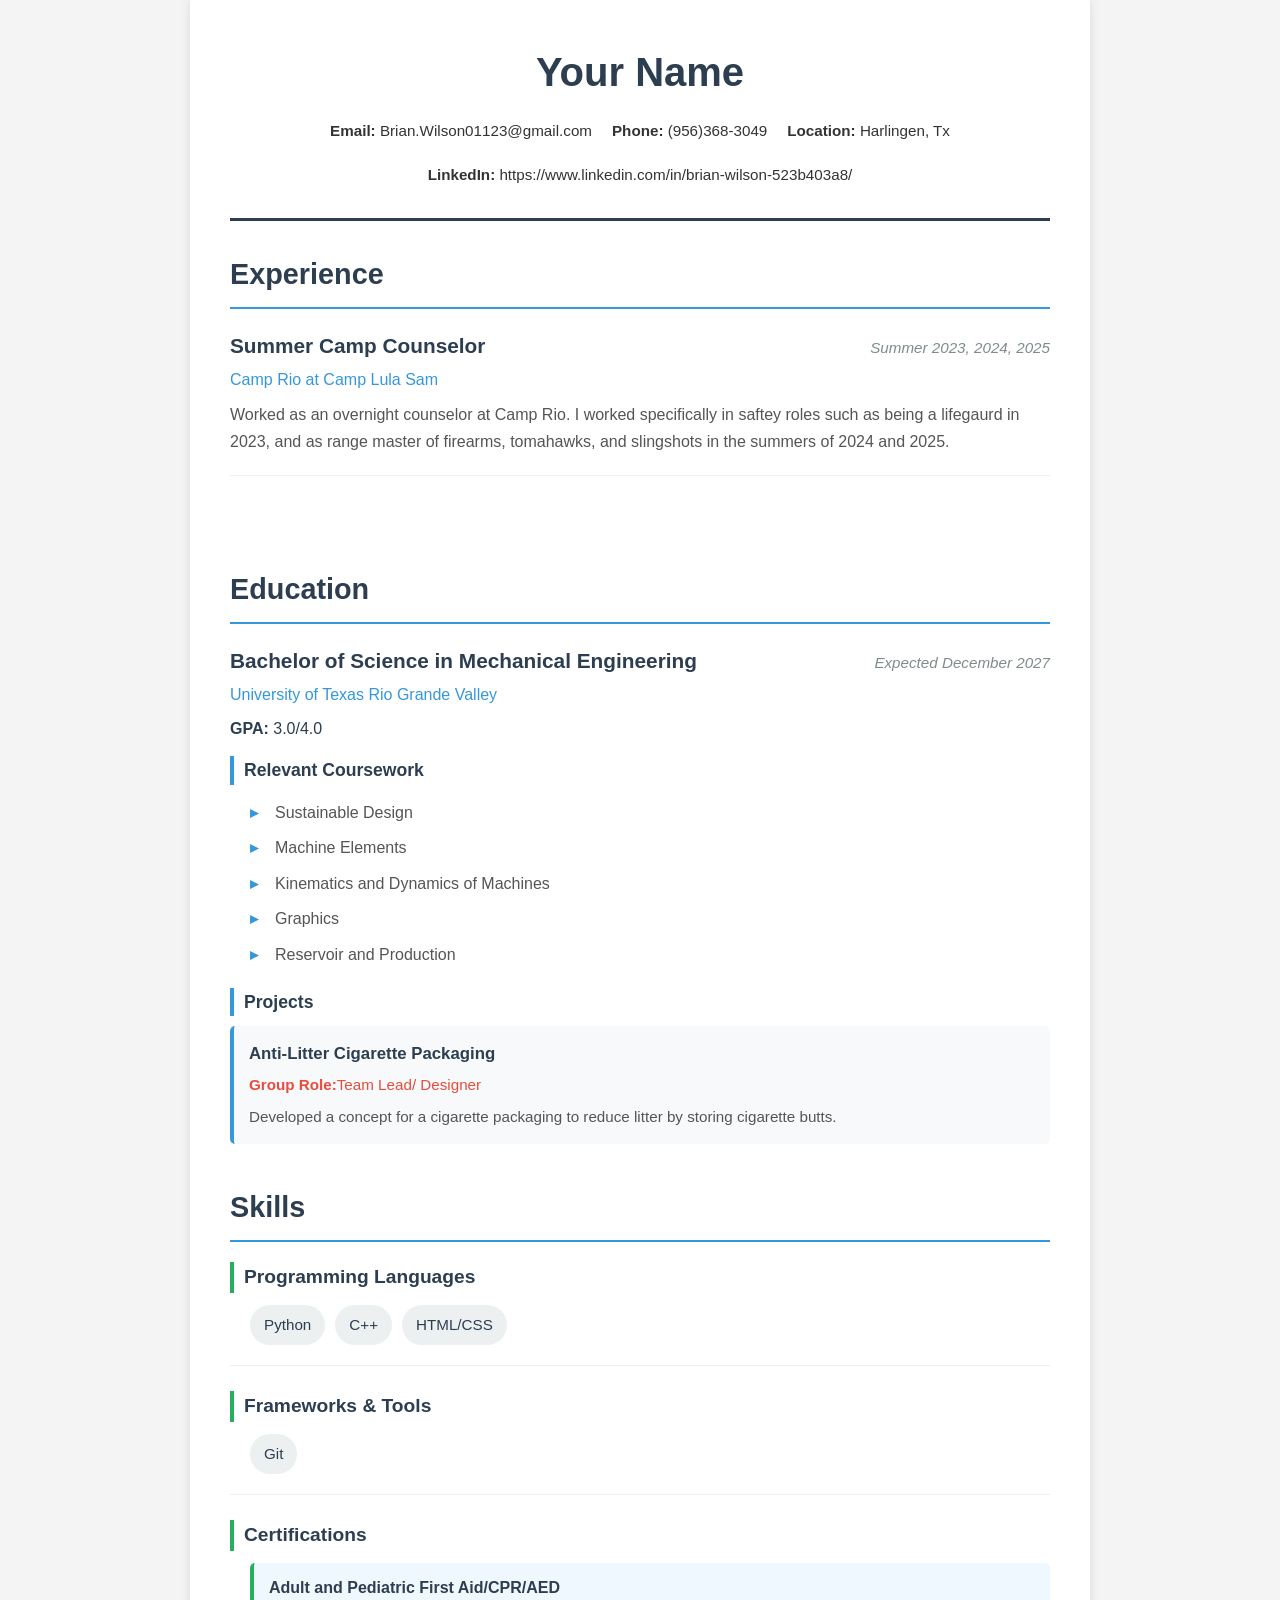
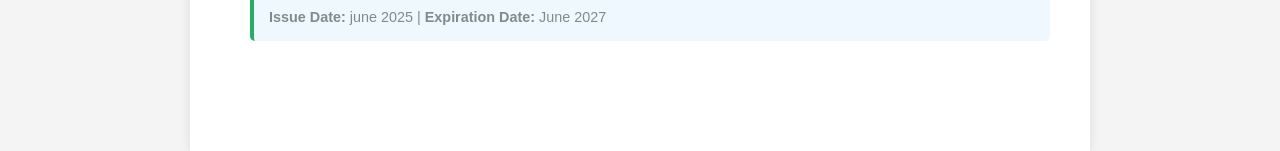
<file: Index.html>
<!DOCTYPE html>
<html lang="en">
<head>
    <meta charset="UTF-8">
    <meta name="viewport" content="width=device-width, initial-scale=1.0">
    <title>Resume - Your Name</title>
    <link rel="stylesheet" href="style.css">
</head>
<body>
    <div class="container">
        <!-- Header Section -->
        <header class="header">
            <h1 class="name">Your Name</h1>
            <div class="contact-info">
                <p><strong>Email:</strong> Brian.Wilson01123@gmail.com</p>
                <p><strong>Phone:</strong> (956)368-3049</p>
                <p><strong>Location:</strong> Harlingen, Tx</p>
                <p><strong>LinkedIn:</strong> https://www.linkedin.com/in/brian-wilson-523b403a8/</p>
            </div>
        </header>

        <!-- Experience Section -->
        <section class="section">
            <h2 class="section-title">Experience</h2>
            
            <div class="experience-item">
                <div class="item-header">
                    <h3 class="job-title">Summer Camp Counselor</h3>
                    <span class="date">
                        Summer 2023, 2024, 2025
                    </span>
                </div>
                <p class="company">Camp Rio at Camp Lula Sam</p>
                <p class="description">Worked as an overnight counselor at Camp Rio. I worked specifically in saftey roles such as being a lifegaurd in 2023, and as range master of firearms, tomahawks, and slingshots in the summers of 2024 and 2025. </p>
            </div>

            <div class="experience-item">
                <div class="item-header">

               
        </section>

        <!-- Education Section -->
        <section class="section">
            <h2 class="section-title">Education</h2>
            
            <div class="education-item">
                <div class="item-header">
                    <h3 class="degree">Bachelor of Science in Mechanical Engineering</h3>
                    <span class="date">Expected December 2027</span>
                </div>
                <p class="school">University of Texas Rio Grande Valley</p>
                <p class="gpa"><strong>GPA:</strong> 3.0/4.0</p>
                
                <h4 class="subsection-title">Relevant Coursework</h4>
                <ul class="course-list">
                    <li>Sustainable Design</li>
                    <li>Machine Elements</li>
                    <li>Kinematics and Dynamics of Machines</li>
                    <li>Graphics</li>
                    <li>Reservoir and Production</li>
                </ul>

                <h4 class="subsection-title">Projects</h4>
                <div class="project">
                    <h5 class="project-title">Anti-Litter Cigarette Packaging</h5>
                    <p class="team-role"><strong>Group Role:</strong>Team Lead/ Designer</p>
                    <p class="project-description">Developed a concept for a cigarette packaging to reduce litter by storing cigarette butts.</p>
                </div>

            </div>
        </section>

        <!-- Skills Section -->
        <section class="section">
            <h2 class="section-title">Skills</h2>

            <div class="skill-category">
                <h3 class="category-title">Programming Languages</h3>
                <ul class="skill-list">
                    <li>Python</li>
                    <li>C++</li>
                    <li>HTML/CSS</li>
                </ul>
            </div>

            <div class="skill-category">
                <h3 class="category-title">Frameworks & Tools</h3>
                <ul class="skill-list">
                    <li>Git</li>
                </ul>
            </div>

            <div class="skill-category">
                <h3 class="category-title">Certifications</h3>
                <div class="certification">
                    <p class="cert-name"><strong>Adult and Pediatric First Aid/CPR/AED</strong></p>
                    <p class="cert-date"><strong>Issue Date:</strong> june 2025 | <strong>Expiration Date:</strong> June 2027</p>
                </div>
            </div>
                </ul>
            </div>
        </section>
    </div>
</body>
</html>
</file>
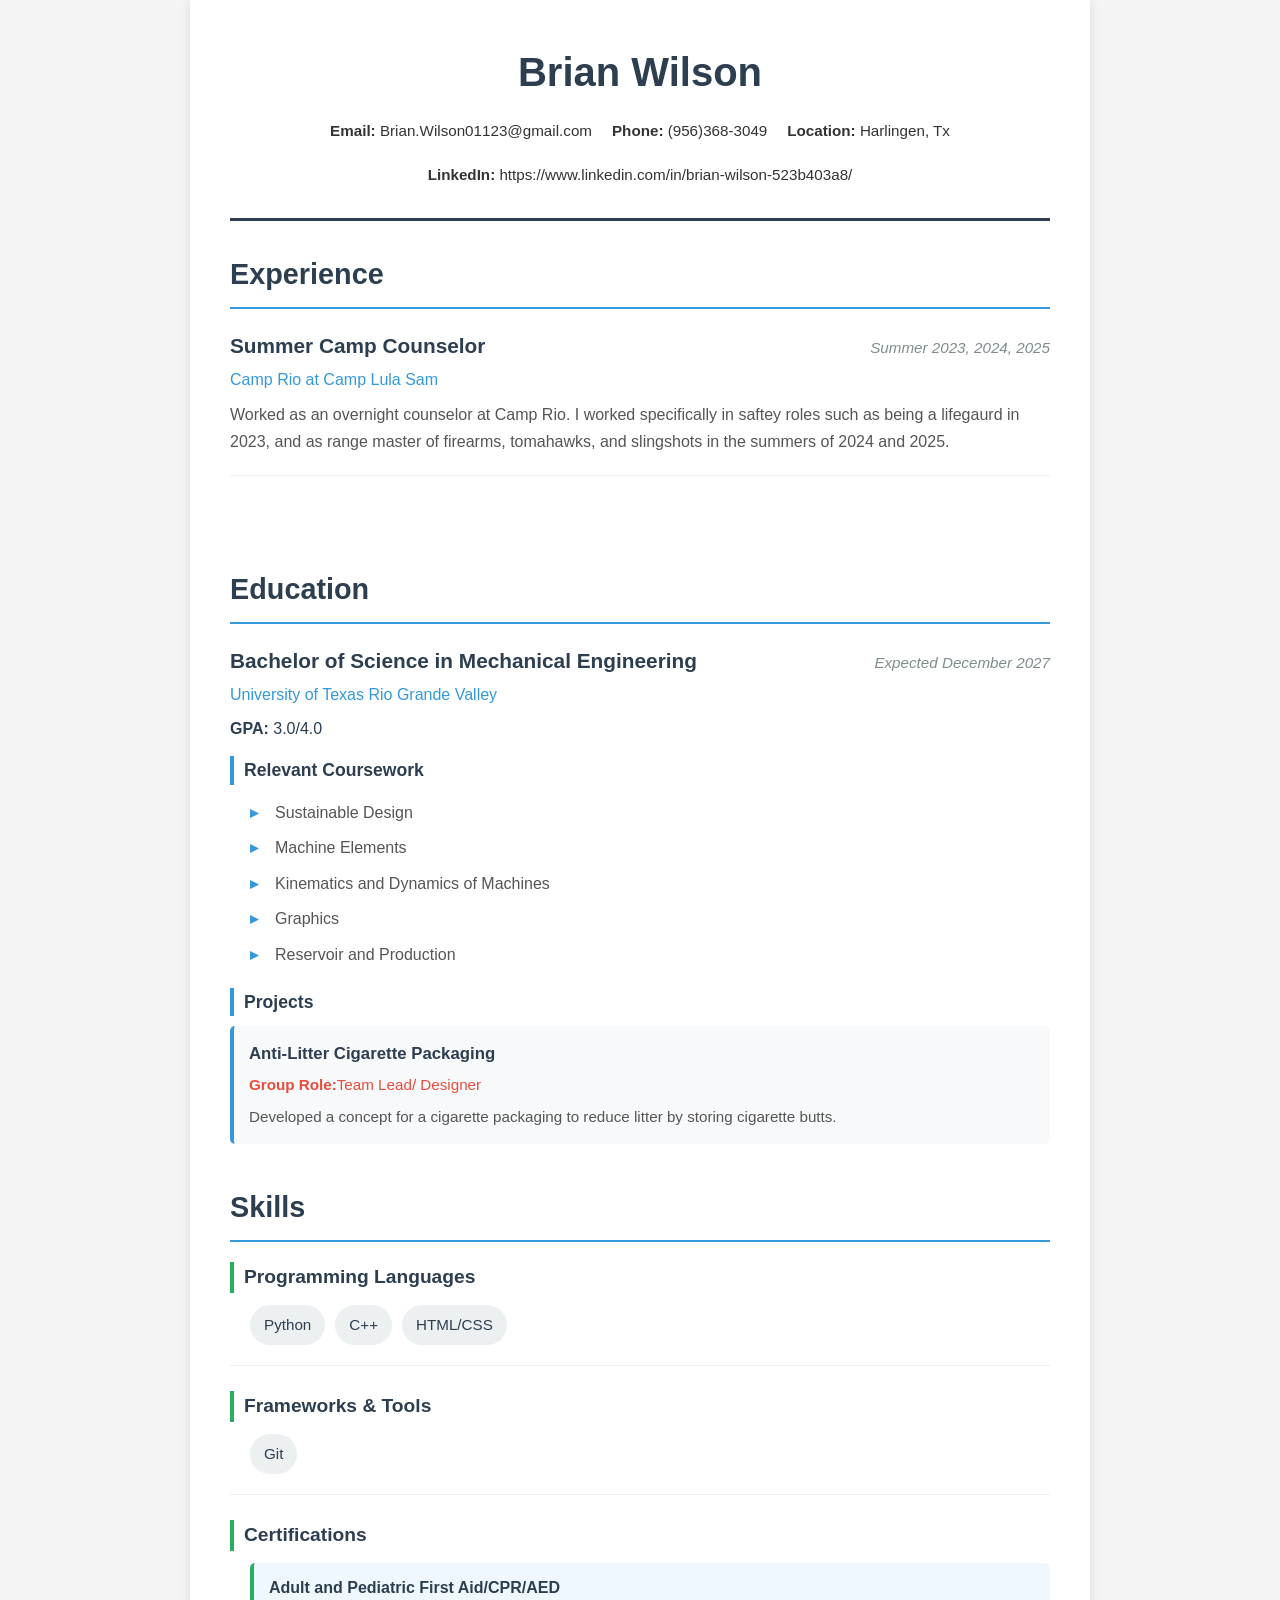
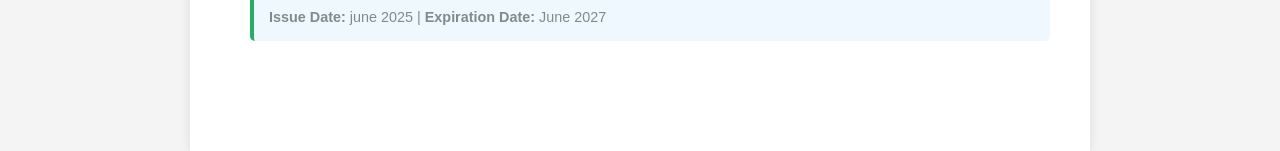
<file: index.html>
<!DOCTYPE html>
<html lang="en">
<head>
    <meta charset="UTF-8">
    <meta name="viewport" content="width=device-width, initial-scale=1.0">
    <title>Resume - Brian Wilson</title>
    <link rel="stylesheet" href="style.css">
</head>
<body>
    <div class="container">
        <!-- Header Section -->
        <header class="header">
            <h1 class="name">Brian Wilson</h1>
            <div class="contact-info">
                <p><strong>Email:</strong> Brian.Wilson01123@gmail.com</p>
                <p><strong>Phone:</strong> (956)368-3049</p>
                <p><strong>Location:</strong> Harlingen, Tx</p>
                <p><strong>LinkedIn:</strong> https://www.linkedin.com/in/brian-wilson-523b403a8/</p>
            </div>
        </header>

        <!-- Experience Section -->
        <section class="section">
            <h2 class="section-title">Experience</h2>
            
            <div class="experience-item">
                <div class="item-header">
                    <h3 class="job-title">Summer Camp Counselor</h3>
                    <span class="date">
                        Summer 2023, 2024, 2025
                    </span>
                </div>
                <p class="company">Camp Rio at Camp Lula Sam</p>
                <p class="description">Worked as an overnight counselor at Camp Rio. I worked specifically in saftey roles such as being a lifegaurd in 2023, and as range master of firearms, tomahawks, and slingshots in the summers of 2024 and 2025. </p>
            </div>

            <div class="experience-item">
                <div class="item-header">

               
        </section>

        <!-- Education Section -->
        <section class="section">
            <h2 class="section-title">Education</h2>
            
            <div class="education-item">
                <div class="item-header">
                    <h3 class="degree">Bachelor of Science in Mechanical Engineering</h3>
                    <span class="date">Expected December 2027</span>
                </div>
                <p class="school">University of Texas Rio Grande Valley</p>
                <p class="gpa"><strong>GPA:</strong> 3.0/4.0</p>
                
                <h4 class="subsection-title">Relevant Coursework</h4>
                <ul class="course-list">
                    <li>Sustainable Design</li>
                    <li>Machine Elements</li>
                    <li>Kinematics and Dynamics of Machines</li>
                    <li>Graphics</li>
                    <li>Reservoir and Production</li>
                </ul>

                <h4 class="subsection-title">Projects</h4>
                <div class="project">
                    <h5 class="project-title">Anti-Litter Cigarette Packaging</h5>
                    <p class="team-role"><strong>Group Role:</strong>Team Lead/ Designer</p>
                    <p class="project-description">Developed a concept for a cigarette packaging to reduce litter by storing cigarette butts.</p>
                </div>

            </div>
        </section>

        <!-- Skills Section -->
        <section class="section">
            <h2 class="section-title">Skills</h2>

            <div class="skill-category">
                <h3 class="category-title">Programming Languages</h3>
                <ul class="skill-list">
                    <li>Python</li>
                    <li>C++</li>
                    <li>HTML/CSS</li>
                </ul>
            </div>

            <div class="skill-category">
                <h3 class="category-title">Frameworks & Tools</h3>
                <ul class="skill-list">
                    <li>Git</li>
                </ul>
            </div>

            <div class="skill-category">
                <h3 class="category-title">Certifications</h3>
                <div class="certification">
                    <p class="cert-name"><strong>Adult and Pediatric First Aid/CPR/AED</strong></p>
                    <p class="cert-date"><strong>Issue Date:</strong> june 2025 | <strong>Expiration Date:</strong> June 2027</p>
                </div>
            </div>
                </ul>
            </div>
        </section>
    </div>
</body>
</html>
</file>
<file: style.css>
/* General Styles */
* {
    margin: 0;
    padding: 0;
    box-sizing: border-box;
}

body {
    font-family: 'Segoe UI', Tahoma, Geneva, Verdana, sans-serif;
    line-height: 1.6;
    color: #333;
    background-color: #f4f4f4;
}

.container {
    max-width: 900px;
    margin: 0 auto;
    background-color: white;
    padding: 40px;
    box-shadow: 0 0 10px rgba(0, 0, 0, 0.1);
}

/* Header Section */
.header {
    border-bottom: 3px solid #2c3e50;
    padding-bottom: 30px;
    margin-bottom: 30px;
    text-align: center;
}

.name {
    font-size: 2.5em;
    color: #2c3e50;
    margin-bottom: 15px;
    font-weight: 700;
}

.contact-info {
    display: flex;
    justify-content: center;
    flex-wrap: wrap;
    gap: 20px;
    font-size: 0.95em;
}

.contact-info p {
    margin: 0;
}

/* Section Styles */
.section {
    margin-bottom: 40px;
}

.section-title {
    font-size: 1.8em;
    color: #2c3e50;
    border-bottom: 2px solid #3498db;
    padding-bottom: 10px;
    margin-bottom: 20px;
    font-weight: 600;
}

/* Experience Section */
.experience-item {
    margin-bottom: 25px;
    padding-bottom: 20px;
    border-bottom: 1px solid #ecf0f1;
}

.experience-item:last-child {
    border-bottom: none;
}

.item-header {
    display: flex;
    justify-content: space-between;
    align-items: baseline;
    margin-bottom: 5px;
    flex-wrap: wrap;
    gap: 10px;
}

.job-title {
    font-size: 1.3em;
    color: #2c3e50;
    font-weight: 600;
}

.degree {
    font-size: 1.3em;
    color: #2c3e50;
    font-weight: 600;
}

.date {
    color: #7f8c8d;
    font-size: 0.95em;
    font-style: italic;
}

.company {
    color: #3498db;
    font-weight: 500;
    margin-bottom: 8px;
}

.school {
    color: #3498db;
    font-weight: 500;
    margin-bottom: 8px;
}

.volunteer-hours {
    color: #27ae60;
    font-weight: 500;
    margin-bottom: 8px;
}

.gpa {
    color: #2c3e50;
    font-weight: 500;
    margin-bottom: 15px;
}

.description {
    color: #555;
    line-height: 1.7;
}

/* Education Section */
.education-item {
    margin-bottom: 25px;
}

.subsection-title {
    font-size: 1.1em;
    color: #2c3e50;
    margin-top: 15px;
    margin-bottom: 10px;
    font-weight: 600;
    border-left: 4px solid #3498db;
    padding-left: 10px;
}

.course-list {
    list-style-type: none;
    margin-left: 20px;
    margin-bottom: 15px;
}

.course-list li {
    color: #555;
    padding: 5px 0;
    position: relative;
    padding-left: 25px;
}

.course-list li:before {
    content: "▸";
    color: #3498db;
    position: absolute;
    left: 0;
    font-weight: bold;
}

.project {
    background-color: #f8f9fa;
    padding: 15px;
    margin-bottom: 12px;
    border-radius: 5px;
    border-left: 4px solid #3498db;
}

.project-title {
    font-size: 1.05em;
    color: #2c3e50;
    font-weight: 600;
    margin-bottom: 5px;
}

.team-role {
    color: #e74c3c;
    font-weight: 500;
    font-size: 0.95em;
    margin-bottom: 8px;
}

.project-description {
    color: #555;
    font-size: 0.95em;
    line-height: 1.6;
}

/* Skills Section */
.skill-category {
    margin-bottom: 25px;
    padding-bottom: 20px;
    border-bottom: 1px solid #ecf0f1;
}

.skill-category:last-child {
    border-bottom: none;
}

.category-title {
    font-size: 1.2em;
    color: #2c3e50;
    font-weight: 600;
    margin-bottom: 12px;
    border-left: 4px solid #27ae60;
    padding-left: 10px;
}

.skill-list {
    list-style-type: none;
    display: flex;
    flex-wrap: wrap;
    gap: 10px;
    margin-left: 20px;
}

.skill-list li {
    background-color: #ecf0f1;
    color: #2c3e50;
    padding: 8px 14px;
    border-radius: 20px;
    display: inline-block;
    font-size: 0.95em;
    transition: background-color 0.3s ease;
}

.skill-list li:hover {
    background-color: #3498db;
    color: white;
}

.certification {
    background-color: #f0f8ff;
    padding: 12px 15px;
    margin-bottom: 10px;
    border-radius: 5px;
    border-left: 4px solid #27ae60;
    margin-left: 20px;
}

.cert-name {
    color: #2c3e50;
    font-weight: 600;
    margin-bottom: 5px;
}

.cert-date {
    color: #7f8c8d;
    font-size: 0.9em;
}

/* Responsive Design */
@media (max-width: 768px) {
    .container {
        padding: 20px;
    }

    .name {
        font-size: 2em;
    }

    .item-header {
        flex-direction: column;
        align-items: flex-start;
    }

    .contact-info {
        flex-direction: column;
        gap: 8px;
    }

    .section-title {
        font-size: 1.5em;
    }

    .skill-list {
        flex-direction: column;
    }

    .skill-list li {
        display: block;
        width: 100%;
    }
}

@media (max-width: 480px) {
    .container {
        padding: 15px;
    }

    .name {
        font-size: 1.5em;
    }

    .section-title {
        font-size: 1.3em;
    }

    .job-title,
    .degree {
        font-size: 1.1em;
    }
}
</file>
